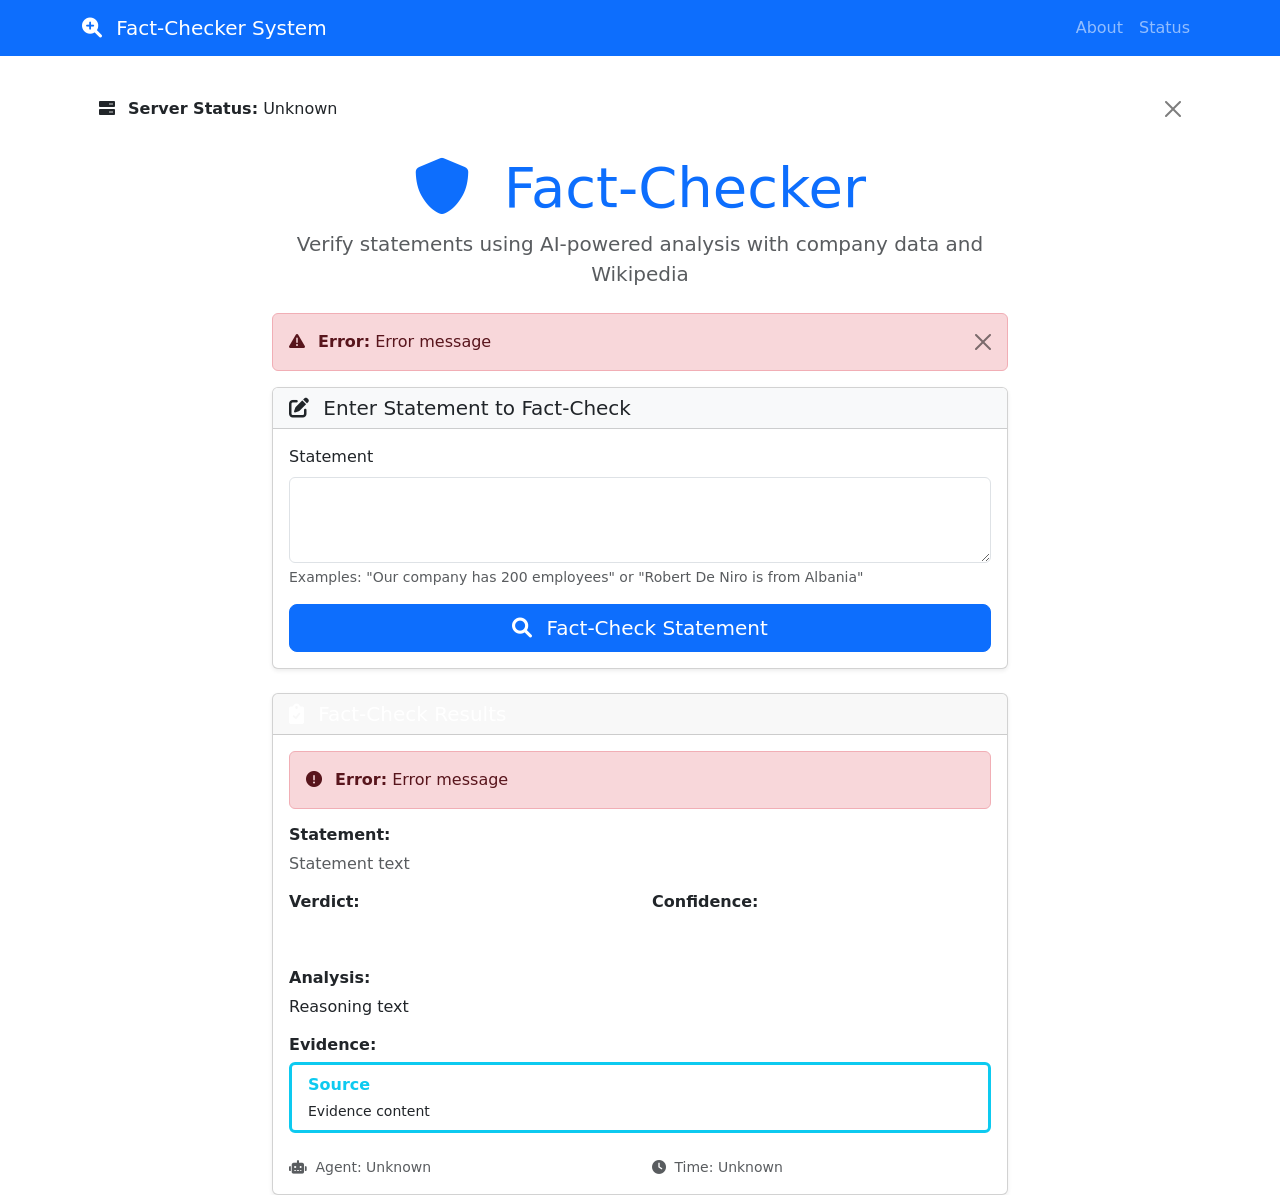
<file: spring-http-client/src/main/resources/templates/index.html>
<!DOCTYPE html>
<html lang="en" xmlns:th="http://www.thymeleaf.org">
<head>
    <meta charset="UTF-8">
    <meta name="viewport" content="width=device-width, initial-scale=1.0">
    <title>Fact-Checker System</title>
    <link href="https://cdn.jsdelivr.net/npm/bootstrap@5.3.0/dist/css/bootstrap.min.css" rel="stylesheet">
    <link href="https://cdnjs.cloudflare.com/ajax/libs/font-awesome/6.0.0/css/all.min.css" rel="stylesheet">
    <link th:href="@{/css/style.css}" rel="stylesheet">
</head>
<body>
    <nav class="navbar navbar-expand-lg navbar-dark bg-primary">
        <div class="container">
            <a class="navbar-brand" href="/">
                <i class="fas fa-search-plus me-2"></i>
                Fact-Checker System
            </a>
            <div class="navbar-nav ms-auto">
                <a class="nav-link" href="/about">About</a>
                <a class="nav-link" href="/status" target="_blank">Status</a>
            </div>
        </div>
    </nav>

    <div class="container mt-4">
        <!-- Server Status Alert -->
        <div th:if="${serverStatus}" class="alert alert-dismissible fade show" 
             th:classappend="${serverStatus.server == 'running'} ? 'alert-success' : 'alert-warning'">
            <i class="fas fa-server me-2"></i>
            <strong>Server Status:</strong> 
            <span th:text="${serverStatus.server}">Unknown</span>
            <span th:if="${serverStatus.containsKey('message')}" th:text="' - ' + ${serverStatus.message}"></span>
            <button type="button" class="btn-close" data-bs-dismiss="alert"></button>
        </div>

        <!-- Main Content -->
        <div class="row">
            <div class="col-lg-8 mx-auto">
                
                <!-- Page Header -->
                <div class="text-center mb-4">
                    <h1 class="display-4 text-primary">
                        <i class="fas fa-shield-alt me-3"></i>
                        Fact-Checker
                    </h1>
                    <p class="lead text-muted">
                        Verify statements using AI-powered analysis with company data and Wikipedia
                    </p>
                </div>

                <!-- Error Alert -->
                <div th:if="${error}" class="alert alert-danger alert-dismissible fade show">
                    <i class="fas fa-exclamation-triangle me-2"></i>
                    <strong>Error:</strong> <span th:text="${error}">Error message</span>
                    <button type="button" class="btn-close" data-bs-dismiss="alert"></button>
                </div>

                <!-- Fact-Check Form -->
                <div class="card shadow-sm mb-4">
                    <div class="card-header bg-light">
                        <h5 class="card-title mb-0">
                            <i class="fas fa-edit me-2"></i>
                            Enter Statement to Fact-Check
                        </h5>
                    </div>
                    <div class="card-body">
                        <form th:action="@{/fact-check}" th:object="${factCheckRequest}" method="post">
                            
                            <!-- Statement Input -->
                            <div class="mb-3">
                                <label for="statement" class="form-label">Statement</label>
                                <textarea 
                                    class="form-control" 
                                    id="statement" 
                                    th:field="*{statement}"
                                    rows="3" 
                                    placeholder="Enter the statement you want to fact-check here..."
                                    required
                                    th:classappend="${#fields.hasErrors('statement')} ? 'is-invalid' : ''">
                                </textarea>
                                <div th:if="${#fields.hasErrors('statement')}" class="invalid-feedback">
                                    <span th:errors="*{statement}">Statement error</span>
                                </div>
                                <div class="form-text">
                                    Examples: "Our company has 200 employees" or "Robert De Niro is from Albania"
                                </div>
                            </div>

                            <!-- Classification Preview -->
                            <div id="classificationPreview" class="mb-3" style="display: none;">
                                <div class="alert alert-info">
                                    <i class="fas fa-tag me-2"></i>
                                    <strong>Statement Type:</strong> 
                                    <span id="statementType">Unknown</span>
                                    <small class="d-block mt-1" id="classificationDescription"></small>
                                </div>
                            </div>

                            <!-- Options -->
                            <div class="mb-3">
                                <!--<div class="form-check">
                                    <input 
                                        class="form-check-input" 
                                        type="checkbox" 
                                        id="useOpenAI" 
                                        th:field="*{useOpenAI}">
                                    <label class="form-check-label" for="useOpenAI">
                                        Use OpenAI for enhanced analysis
                                        <small class="text-muted">(More accurate but requires API key)</small>
                                    </label>
                                </div>-->
                            </div>

                            <!-- Submit Button -->
                            <div class="d-grid">
                                <button type="submit" class="btn btn-primary btn-lg" id="factCheckBtn">
                                    <i class="fas fa-search me-2"></i>
                                    Fact-Check Statement
                                </button>
                            </div>
                        </form>
                    </div>
                </div>

                <!-- Results Section -->
                <div th:if="${factCheckResponse}" class="card shadow-sm">
                    <div class="card-header" th:classappend="'bg-' + ${factCheckResponse.verdictClass}">
                        <h5 class="card-title text-white mb-0">
                            <i class="fas fa-clipboard-check me-2"></i>
                            Fact-Check Results
                        </h5>
                    </div>
                    <div class="card-body">
                        
                        <!-- Error Display -->
                        <div th:if="${factCheckResponse.hasError()}" class="alert alert-danger">
                            <i class="fas fa-exclamation-circle me-2"></i>
                            <strong>Error:</strong> <span th:text="${factCheckResponse.error}">Error message</span>
                        </div>

                        <!-- Success Results -->
                        <div th:unless="${factCheckResponse.hasError()}">
                            
                            <!-- Statement -->
                            <div class="mb-3">
                                <h6 class="fw-bold">Statement:</h6>
                                <p class="text-muted mb-0" th:text="${factCheckResponse.statement}">Statement text</p>
                            </div>

                            <!-- Verdict and Confidence -->
                            <div class="row mb-3">
                                <div class="col-md-6">
                                    <h6 class="fw-bold">Verdict:</h6>
                                    <span class="badge fs-6" 
                                          th:classappend="'bg-' + ${factCheckResponse.verdictClass}"
                                          th:text="${factCheckResponse.verdict}">
                                        Verdict
                                    </span>
                                </div>
                                <div class="col-md-6">
                                    <h6 class="fw-bold">Confidence:</h6>
                                    <span class="badge fs-6 px-3 py-2"
                                          th:classappend="'bg-' + ${factCheckResponse.confidenceLevel.bootstrapClass}"
                                          th:text="${factCheckResponse.confidenceLevelDisplay}">
                                        Unknown
                                    </span>
                                </div>
                            </div>

                            <!-- Reasoning -->
                            <div class="mb-3">
                                <h6 class="fw-bold">Analysis:</h6>
                                <p class="mb-0" th:text="${factCheckResponse.reasoning}">Reasoning text</p>
                            </div>

                            <!-- Evidence -->
                            <div th:if="${factCheckResponse.evidence != null and !factCheckResponse.evidence.isEmpty()}" class="mb-3">
                                <h6 class="fw-bold">Evidence:</h6>
                                <div class="row">
                                    <div th:each="evidence : ${factCheckResponse.evidence}" class="col-12 mb-2">
                                        <div class="card border-start border-3 border-info">
                                            <div class="card-body py-2 px-3">
                                                <div class="d-flex justify-content-between align-items-center mb-1">
                                                    <strong class="text-info" th:text="${evidence.source}">Source</strong>
                                                    <!-- Evidence confidence hidden to avoid confusion with main confidence
                                                    <span class="badge badge-sm"
                                                          th:classappend="'bg-' + ${evidence.confidenceLevel.bootstrapClass}"
                                                          th:text="${evidence.confidenceLevelDisplay}">
                                                        Unknown
                                                    </span>
                                                    -->
                                                </div>
                                                <p class="mb-0 small" th:text="${evidence.content}">Evidence content</p>
                                            </div>
                                        </div>
                                    </div>
                                </div>
                            </div>

                            <!-- Metadata -->
                            <div class="row text-muted small">
                                <div class="col-md-6">
                                    <i class="fas fa-robot me-1"></i>
                                    Agent: <span th:text="${factCheckResponse.agentUsed}">Unknown</span>
                                </div>
                                <div class="col-md-6" th:if="${factCheckResponse.timestamp}">
                                    <i class="fas fa-clock me-1"></i>
                                    Time: <span th:text="${factCheckResponse.timestamp}">Unknown</span>
                                </div>
                            </div>
                        </div>
                    </div>
                </div>
            </div>
        </div>
    </div>

    <!-- Scripts -->
    <script src="https://cdn.jsdelivr.net/npm/bootstrap@5.3.0/dist/js/bootstrap.bundle.min.js"></script>
    <script th:src="@{/js/app.js}"></script>
</body>
</html>
</file>
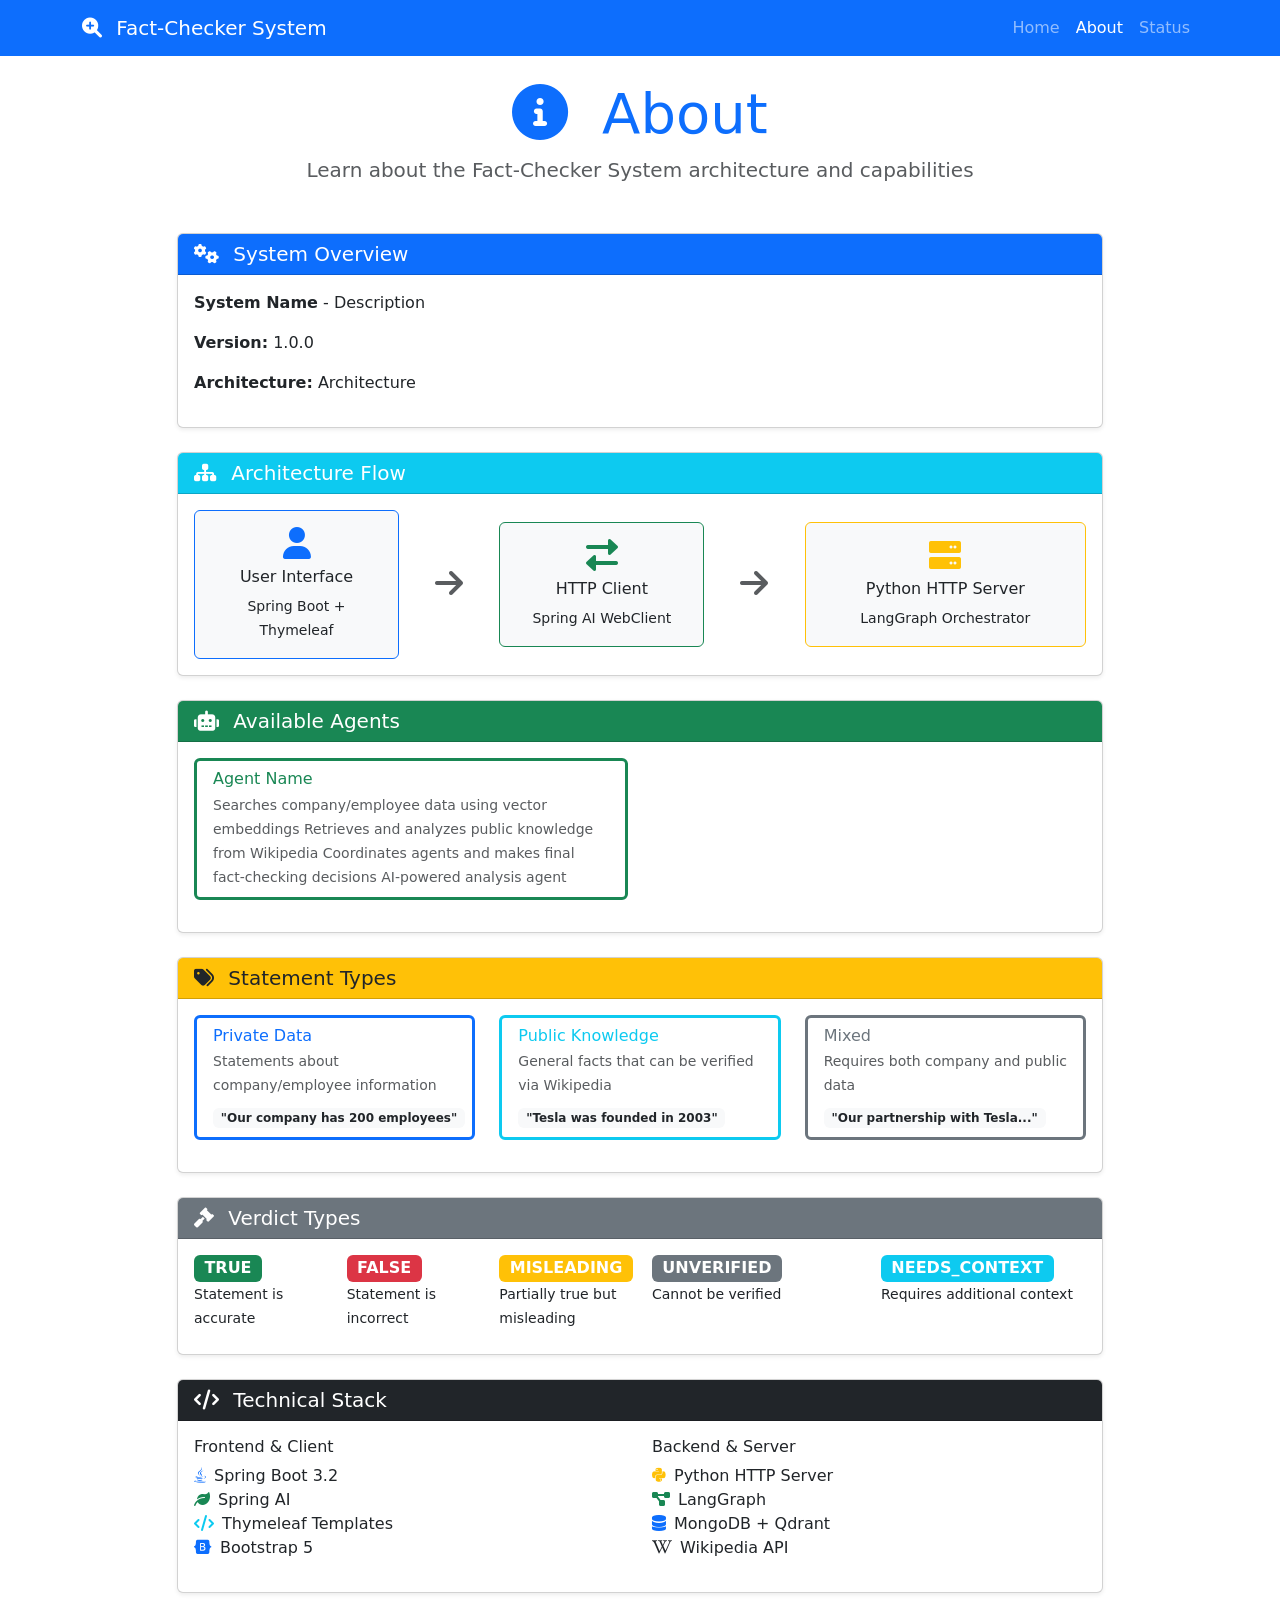
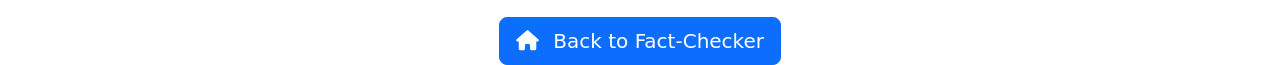
<file: spring-http-client/src/main/resources/templates/about.html>
<!DOCTYPE html>
<html lang="en" xmlns:th="http://www.thymeleaf.org">
<head>
    <meta charset="UTF-8">
    <meta name="viewport" content="width=device-width, initial-scale=1.0">
    <title>About - Fact-Checker System</title>
    <link href="https://cdn.jsdelivr.net/npm/bootstrap@5.3.0/dist/css/bootstrap.min.css" rel="stylesheet">
    <link href="https://cdnjs.cloudflare.com/ajax/libs/font-awesome/6.0.0/css/all.min.css" rel="stylesheet">
</head>
<body>
    <nav class="navbar navbar-expand-lg navbar-dark bg-primary">
        <div class="container">
            <a class="navbar-brand" href="/">
                <i class="fas fa-search-plus me-2"></i>
                Fact-Checker System
            </a>
            <div class="navbar-nav ms-auto">
                <a class="nav-link" href="/">Home</a>
                <a class="nav-link active" href="/about">About</a>
                <a class="nav-link" href="/status" target="_blank">Status</a>
            </div>
        </div>
    </nav>

    <div class="container mt-4">
        <div class="row">
            <div class="col-lg-10 mx-auto">
                
                <!-- Page Header -->
                <div class="text-center mb-5">
                    <h1 class="display-4 text-primary">
                        <i class="fas fa-info-circle me-3"></i>
                        About
                    </h1>
                    <p class="lead text-muted">
                        Learn about the Fact-Checker System architecture and capabilities
                    </p>
                </div>

                <!-- System Overview -->
                <div class="card shadow-sm mb-4">
                    <div class="card-header bg-primary text-white">
                        <h5 class="card-title mb-0">
                            <i class="fas fa-cogs me-2"></i>
                            System Overview
                        </h5>
                    </div>
                    <div class="card-body">
                        <p><strong th:text="${systemInfo.name}">System Name</strong> - <span th:text="${systemInfo.description}">Description</span></p>
                        <p><strong>Version:</strong> <span th:text="${systemInfo.version}">1.0.0</span></p>
                        <p><strong>Architecture:</strong> <span th:text="${systemInfo.architecture}">Architecture</span></p>
                    </div>
                </div>

                <!-- Architecture Diagram -->
                <div class="card shadow-sm mb-4">
                    <div class="card-header bg-info text-white">
                        <h5 class="card-title mb-0">
                            <i class="fas fa-sitemap me-2"></i>
                            Architecture Flow
                        </h5>
                    </div>
                    <div class="card-body">
                        <div class="text-center">
                            <div class="row align-items-center">
                                <div class="col-md-3">
                                    <div class="card bg-light border-primary">
                                        <div class="card-body text-center py-3">
                                            <i class="fas fa-user fa-2x text-primary mb-2"></i>
                                            <h6>User Interface</h6>
                                            <small>Spring Boot + Thymeleaf</small>
                                        </div>
                                    </div>
                                </div>
                                <div class="col-md-1 text-center">
                                    <i class="fas fa-arrow-right fa-2x text-muted"></i>
                                </div>
                                <div class="col-md-3">
                                    <div class="card bg-light border-success">
                                        <div class="card-body text-center py-3">
                                            <i class="fas fa-exchange-alt fa-2x text-success mb-2"></i>
                                            <h6>HTTP Client</h6>
                                            <small>Spring AI WebClient</small>
                                        </div>
                                    </div>
                                </div>
                                <div class="col-md-1 text-center">
                                    <i class="fas fa-arrow-right fa-2x text-muted"></i>
                                </div>
                                <div class="col-md-4">
                                    <div class="card bg-light border-warning">
                                        <div class="card-body text-center py-3">
                                            <i class="fas fa-server fa-2x text-warning mb-2"></i>
                                            <h6>Python HTTP Server</h6>
                                            <small>LangGraph Orchestrator</small>
                                        </div>
                                    </div>
                                </div>
                            </div>
                        </div>
                    </div>
                </div>

                <!-- Available Agents -->
                <div class="card shadow-sm mb-4">
                    <div class="card-header bg-success text-white">
                        <h5 class="card-title mb-0">
                            <i class="fas fa-robot me-2"></i>
                            Available Agents
                        </h5>
                    </div>
                    <div class="card-body">
                        <div class="row">
                            <div th:each="agent : ${systemInfo.agents}" class="col-md-6 mb-3">
                                <div class="card border-start border-3 border-success">
                                    <div class="card-body py-2 px-3">
                                        <h6 class="text-success mb-1" th:text="${agent}">Agent Name</h6>
                                        <small class="text-muted">
                                            <span th:switch="${agent}">
                                                <span th:case="'RAG Agent (MongoDB + Qdrant)'">
                                                    Searches company/employee data using vector embeddings
                                                </span>
                                                <span th:case="'Wikipedia Agent'">
                                                    Retrieves and analyzes public knowledge from Wikipedia
                                                </span>
                                                <span th:case="'LangGraph Orchestrator'">
                                                    Coordinates agents and makes final fact-checking decisions
                                                </span>
                                                <span th:case="*">AI-powered analysis agent</span>
                                            </span>
                                        </small>
                                    </div>
                                </div>
                            </div>
                        </div>
                    </div>
                </div>

                <!-- Statement Types -->
                <div class="card shadow-sm mb-4">
                    <div class="card-header bg-warning text-dark">
                        <h5 class="card-title mb-0">
                            <i class="fas fa-tags me-2"></i>
                            Statement Types
                        </h5>
                    </div>
                    <div class="card-body">
                        <div class="row">
                            <div class="col-md-4 mb-3">
                                <div class="card border-start border-3 border-primary">
                                    <div class="card-body py-2 px-3">
                                        <h6 class="text-primary mb-1">Private Data</h6>
                                        <small class="text-muted">
                                            Statements about company/employee information
                                        </small>
                                        <div class="mt-2">
                                            <small class="badge bg-light text-dark">"Our company has 200 employees"</small>
                                        </div>
                                    </div>
                                </div>
                            </div>
                            <div class="col-md-4 mb-3">
                                <div class="card border-start border-3 border-info">
                                    <div class="card-body py-2 px-3">
                                        <h6 class="text-info mb-1">Public Knowledge</h6>
                                        <small class="text-muted">
                                            General facts that can be verified via Wikipedia
                                        </small>
                                        <div class="mt-2">
                                            <small class="badge bg-light text-dark">"Tesla was founded in 2003"</small>
                                        </div>
                                    </div>
                                </div>
                            </div>
                            <div class="col-md-4 mb-3">
                                <div class="card border-start border-3 border-secondary">
                                    <div class="card-body py-2 px-3">
                                        <h6 class="text-secondary mb-1">Mixed</h6>
                                        <small class="text-muted">
                                            Requires both company and public data
                                        </small>
                                        <div class="mt-2">
                                            <small class="badge bg-light text-dark">"Our partnership with Tesla..."</small>
                                        </div>
                                    </div>
                                </div>
                            </div>
                        </div>
                    </div>
                </div>

                <!-- Verdict Types -->
                <div class="card shadow-sm mb-4">
                    <div class="card-header bg-secondary text-white">
                        <h5 class="card-title mb-0">
                            <i class="fas fa-gavel me-2"></i>
                            Verdict Types
                        </h5>
                    </div>
                    <div class="card-body">
                        <div class="row">
                            <div class="col-md-2 mb-2">
                                <span class="badge bg-success fs-6">TRUE</span>
                                <div><small>Statement is accurate</small></div>
                            </div>
                            <div class="col-md-2 mb-2">
                                <span class="badge bg-danger fs-6">FALSE</span>
                                <div><small>Statement is incorrect</small></div>
                            </div>
                            <div class="col-md-2 mb-2">
                                <span class="badge bg-warning fs-6">MISLEADING</span>
                                <div><small>Partially true but misleading</small></div>
                            </div>
                            <div class="col-md-3 mb-2">
                                <span class="badge bg-secondary fs-6">UNVERIFIED</span>
                                <div><small>Cannot be verified</small></div>
                            </div>
                            <div class="col-md-3 mb-2">
                                <span class="badge bg-info fs-6">NEEDS_CONTEXT</span>
                                <div><small>Requires additional context</small></div>
                            </div>
                        </div>
                    </div>
                </div>

                <!-- Technical Details -->
                <div class="card shadow-sm mb-4">
                    <div class="card-header bg-dark text-white">
                        <h5 class="card-title mb-0">
                            <i class="fas fa-code me-2"></i>
                            Technical Stack
                        </h5>
                    </div>
                    <div class="card-body">
                        <div class="row">
                            <div class="col-md-6">
                                <h6>Frontend & Client</h6>
                                <ul class="list-unstyled">
                                    <li><i class="fab fa-java text-primary me-2"></i>Spring Boot 3.2</li>
                                    <li><i class="fas fa-leaf text-success me-2"></i>Spring AI</li>
                                    <li><i class="fas fa-code text-info me-2"></i>Thymeleaf Templates</li>
                                    <li><i class="fab fa-bootstrap text-primary me-2"></i>Bootstrap 5</li>
                                </ul>
                            </div>
                            <div class="col-md-6">
                                <h6>Backend & Server</h6>
                                <ul class="list-unstyled">
                                    <li><i class="fab fa-python text-warning me-2"></i>Python HTTP Server</li>
                                    <li><i class="fas fa-project-diagram text-success me-2"></i>LangGraph</li>
                                    <li><i class="fas fa-database text-primary me-2"></i>MongoDB + Qdrant</li>
                                    <li><i class="fab fa-wikipedia-w text-dark me-2"></i>Wikipedia API</li>
                                </ul>
                            </div>
                        </div>
                    </div>
                </div>

                <!-- Back to Home -->
                <div class="text-center">
                    <a href="/" class="btn btn-primary btn-lg">
                        <i class="fas fa-home me-2"></i>
                        Back to Fact-Checker
                    </a>
                </div>

            </div>
        </div>
    </div>

    <script src="https://cdn.jsdelivr.net/npm/bootstrap@5.3.0/dist/js/bootstrap.bundle.min.js"></script>
</body>
</html>
</file>
